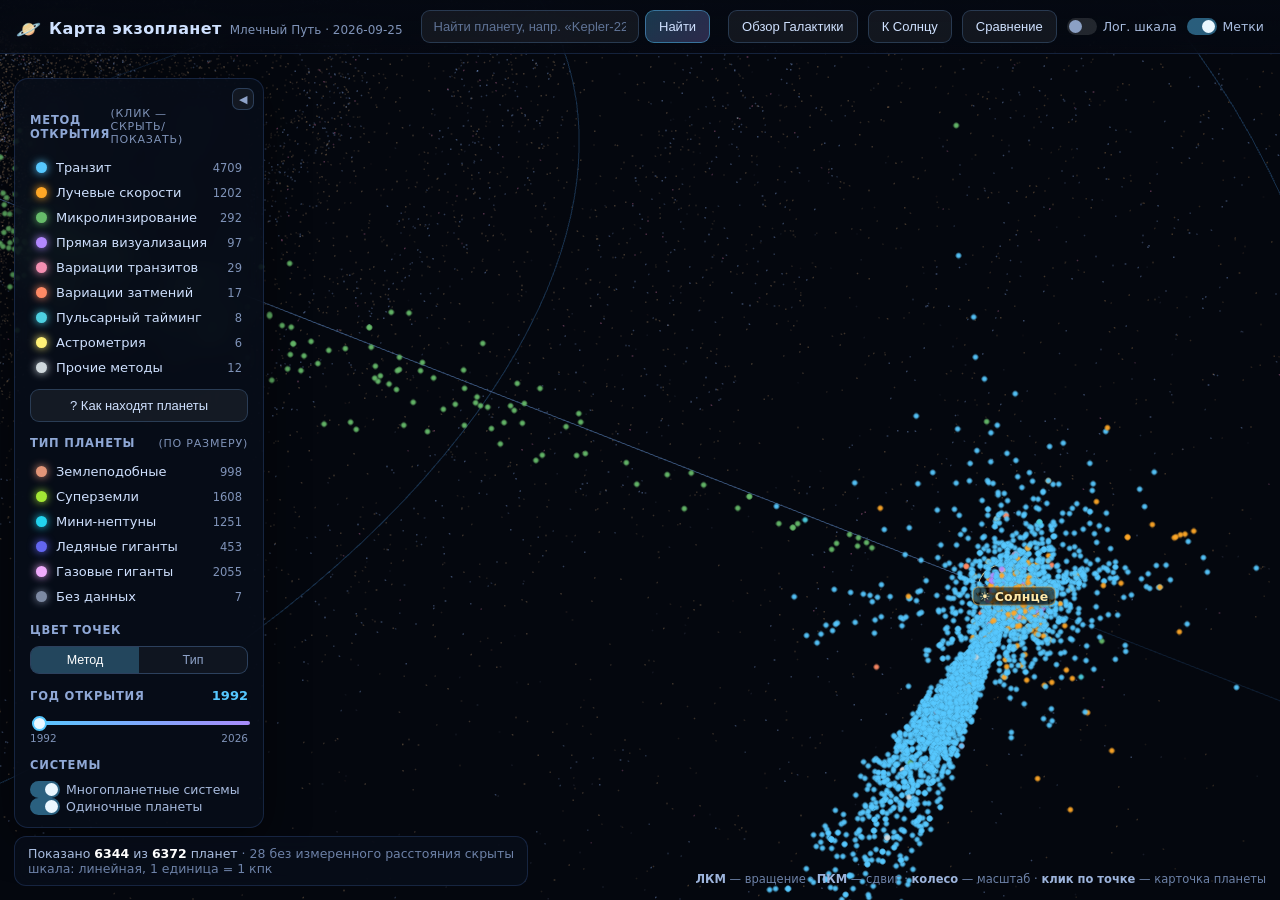
<file: index.html>
<!DOCTYPE html>
<html lang="ru">
<head>
<meta charset="utf-8">
<meta name="viewport" content="width=device-width, initial-scale=1">
<title>Карта экзопланет Галактики — NASA Exoplanet Archive</title>
<link rel="stylesheet" href="styles.css">
</head>
<body>

<!-- 3D-сцена -->
<div id="scene"></div>

<!-- Верхняя панель -->
<header id="topbar">
  <div class="brand">
    <span class="logo">🪐</span>
    <span class="title">Карта экзопланет</span>
    <span class="subtitle">Млечный Путь · <span id="dataDate"></span></span>
  </div>

  <div class="search">
    <input id="searchInput" list="planetList" type="text" autocomplete="off"
           placeholder="Найти планету, напр. «Kepler-22 b»">
    <datalist id="planetList"></datalist>
    <button id="btnSearch" class="btn accent">Найти</button>
  </div>

  <div class="tools">
    <button id="btnGalaxyView" class="btn">Обзор Галактики</button>
    <button id="btnSunView" class="btn">К Солнцу</button>
    <button id="btnCompare" class="btn" title="Сравнение: положение орбиты относительно зоны обитаемости, размер и масса в единицах Земли">Сравнение</button>
    <label class="chk" title="Логарифмическая шкала расстояний: окрестность Солнца раздвигается">
      <input type="checkbox" id="chLog"><i></i>Лог. шкала</label>
    <label class="chk" title="Подписи ближайших планет при приближении">
      <input type="checkbox" id="chLabels" checked><i></i>Метки</label>
  </div>
</header>

<!-- Легенда и фильтры -->
<aside id="legend">
  <button id="legendFold" class="lg-fold" title="Свернуть панель, чтобы ничего не закрывала">◀</button>
  <h3>Метод открытия <span class="muted">(клик — скрыть/показать)</span></h3>
  <div id="legendItems"></div>
  <button id="btnMethodHelp" class="btn mh-btn"
          title="Как работают методы открытия экзопланет">? Как находят планеты</button>

  <h3>Тип планеты <span class="muted">(по размеру)</span></h3>
  <div id="typeItems"></div>

  <h3>Цвет точек</h3>
  <div class="seg" id="colorMode">
    <button class="on" data-cm="method">Метод</button>
    <button data-cm="type">Тип</button>
  </div>

  <h3>Год открытия <span class="year" id="yearValue">1992</span></h3>
  <input type="range" id="yearRange" min="1992" max="2026" value="1992" step="1">
  <div class="scale-labels"><span id="yearMin">1992</span><span id="yearMax">2026</span></div>

  <h3>Системы</h3>
  <label class="chk"><input type="checkbox" id="chMulti" checked><i></i>Многопланетные системы</label>
  <label class="chk"><input type="checkbox" id="chSingle" checked><i></i>Одиночные планеты</label>
</aside>

<!-- Возврат панели фильтров, когда она свёрнута -->
<button id="legendShow" class="btn" title="Показать панель фильтров">☰ Фильтры</button>

<!-- Статистика -->
<div id="stats"></div>

<!-- Подсказка по управлению -->
<div id="hint">
  <b>ЛКМ</b> — вращение · <b>ПКМ</b> — сдвиг · <b>колесо</b> — масштаб ·
  <b>клик по точке</b> — карточка планеты
</div>

<!-- Всплывающая подсказка при наведении -->
<div id="tooltip" class="hidden"></div>

<!-- Карточка планеты -->
<div id="popup" class="hidden" role="dialog" aria-modal="false">
  <button id="popupClose" class="popup-close" title="Закрыть">✕</button>
  <div id="popupBody"></div>
</div>

<!-- Справка: методы открытия экзопланет -->
<div id="methodHelp" class="hidden" role="dialog" aria-label="Методы открытия экзопланет">
  <div class="mh-card">
    <div class="mh-head">
      <div class="mh-title">Как находят экзопланеты</div>
      <button id="mhClose" class="btn" title="Закрыть справку">✕ Закрыть</button>
    </div>

    <p class="mh-intro">Планету почти никогда не видят в телескоп напрямую: она мала, а блеск
      звезды её полностью «гасит». Вместо этого ищут <b>косвенные признаки</b> — как планета
      меняет свет и движение своей звезды. Цвет точки в легенде и в карточке планеты
      показывает метод, которым её открыли.</p>

    <div class="mh-list" id="mhList"></div>

    <div class="mh-foot">Открыто <b id="mhTotal">—</b> · данные:
      <a target="_blank" rel="noopener" href="https://exoplanetarchive.ipac.caltech.edu/">NASA
      Exoplanet Archive</a> (таблица PSCompPars). Метод указан в карточке каждой планеты.</div>
  </div>
</div>

<!-- Вид «Сравнение»: орбита и размер относительно зоны обитаемости -->
<div id="compare" class="hidden">
  <div class="cmp-head">
    <div class="cmp-title">Орбита и размер относительно зоны обитаемости
      <span class="muted" id="cmpCount"></span></div>
    <div class="cmp-ctrl">
      <div class="seg" id="cmpSeg">
        <button class="on" data-ym="r">Радиус, R⊕</button>
        <button data-ym="m">Масса, M⊕</button>
      </div>
      <label class="chk"><input type="checkbox" id="chHzOnly"><i></i>Только в зоне</label>
      <button id="btnCmpHelp" class="btn" title="Что означают радиус и масса: единицы, ориентиры, пороги типов">? Справка</button>
      <button id="btnCmpClose" class="btn">Закрыть</button>
    </div>
  </div>
  <div class="cmp-canvas">
    <canvas id="cmpCanvas"></canvas>
    <div id="cmpTip" class="hidden"></div>

    <!-- Справка по осям Y: радиус и масса -->
    <div id="cmpHelp" class="hidden">
      <div class="hp-title">Радиус и масса на этом графике</div>

      <div class="hp-sec">
        <div class="hp-h">Единицы и шкала</div>
        <p><b>R⊕</b> — радиус Земли: 6371 км (диаметр 12 742 км).<br>
           <b>M⊕</b> — масса Земли: 5,97·10²⁴ кг ≈ 1/318 массы Юпитера.</p>
        <p>Шкала по вертикали <b>логарифмическая</b>: одна линия сетки — это ×10,
           поэтому одинаковые расстояния означают одинаковые <i>отношения</i> величин.
           Белый пунктир — уровень Земли (1 R⊕ / 1 M⊕).</p>
      </div>

      <div class="hp-sec">
        <div class="hp-h">Ориентиры</div>
        <table class="hp-table">
          <tr><th>Планета</th><th>Радиус, R⊕</th><th>Масса, M⊕</th></tr>
          <tr><td>Марс</td><td>0,53</td><td>0,11</td></tr>
          <tr class="earth"><td>Земля</td><td>1</td><td>1</td></tr>
          <tr><td>Нептун</td><td>3,9</td><td>17</td></tr>
          <tr><td>Сатурн</td><td>9,1</td><td>95</td></tr>
          <tr><td>Юпитер</td><td>11,2</td><td>318</td></tr>
        </table>
      </div>

      <div class="hp-sec">
        <div class="hp-h">Типы планет — пороги по радиусу</div>
        <div class="hp-types">
          <span><i style="background:#e29578"></i>&lt; 1,5 — землеподобные</span>
          <span><i style="background:#a3e635"></i>1,5 – 2,5 — суперземли</span>
          <span><i style="background:#22d3ee"></i>2,5 – 4 — мини-нептуны</span>
          <span><i style="background:#6366f1"></i>4 – 8 — ледяные гиганты</span>
          <span><i style="background:#f0abfc"></i>≥ 8 — газовые гиганты</span>
        </div>
        <p>Пунктиром цвета на графике показаны эти пороги (только в режиме «Радиус»).
           Если радиус не измерен, тип определяется по массе: &lt; 2, &lt; 10, &lt; 50,
           &lt; 300, ≥ 300 M⊕.</p>
      </div>

      <div class="hp-sec">
        <div class="hp-h">Откуда данные</div>
        <p>Радиусы получают в основном <b>транзитным</b> методом — по глубине затмения
           диска звезды. Массы — по <b>лучевым скоростям</b> звезды и вариантам
           времени транзитов; у части планет масса пересчитана из M♃ (×317,8).</p>
        <p>Планеты без измеренного радиуса (в режиме «Радиус») или массы
           (в режиме «Масса») на график не выводятся — они учтены в счётчике
           в заголовке.</p>
      </div>

      <div class="hp-sec">
        <div class="hp-h">Ось X</div>
        <p><b>0</b> — внутренняя граница зоны обитаемости, <b>1</b> — внешняя
           (зелёная полоса). Слева от полосы — «горячее», справа — «холоднее».
           <b>Клик по точке</b> — карточка планеты.</p>
      </div>
    </div>
  </div>
  <div class="cmp-foot">
    Ось X: <b>0</b> — внутренняя граница зоны обитаемости, <b>1</b> — внешняя граница
    (в лог. шкале, так разные звёзды сведены к одной шкале) ·
    Ось Y: в единицах Земли, лог. шкала, пунктир — уровень Земли ·
    зелёная полоса — зона обитаемости · <b>клик по точке</b> — карточка
  </div>
</div>

<!-- Подписи на карте -->
<div id="labelLayer">
  <div class="maplabel special sun" id="sunLabel">☀️ Солнце</div>
  <div class="maplabel special gc" id="gcLabel">★ Центр Галактики</div>
</div>

<!-- Загрузка -->
<div id="loader"><div class="spinner"></div><div>Загрузка карты Галактики…</div></div>

<script src="lib/three.min.js"></script>
<script src="lib/OrbitControls.js"></script>
<script src="js/data.js"></script>
<script src="js/galaxy.js"></script>
<script src="js/app.js"></script>
</body>
</html>
</file>
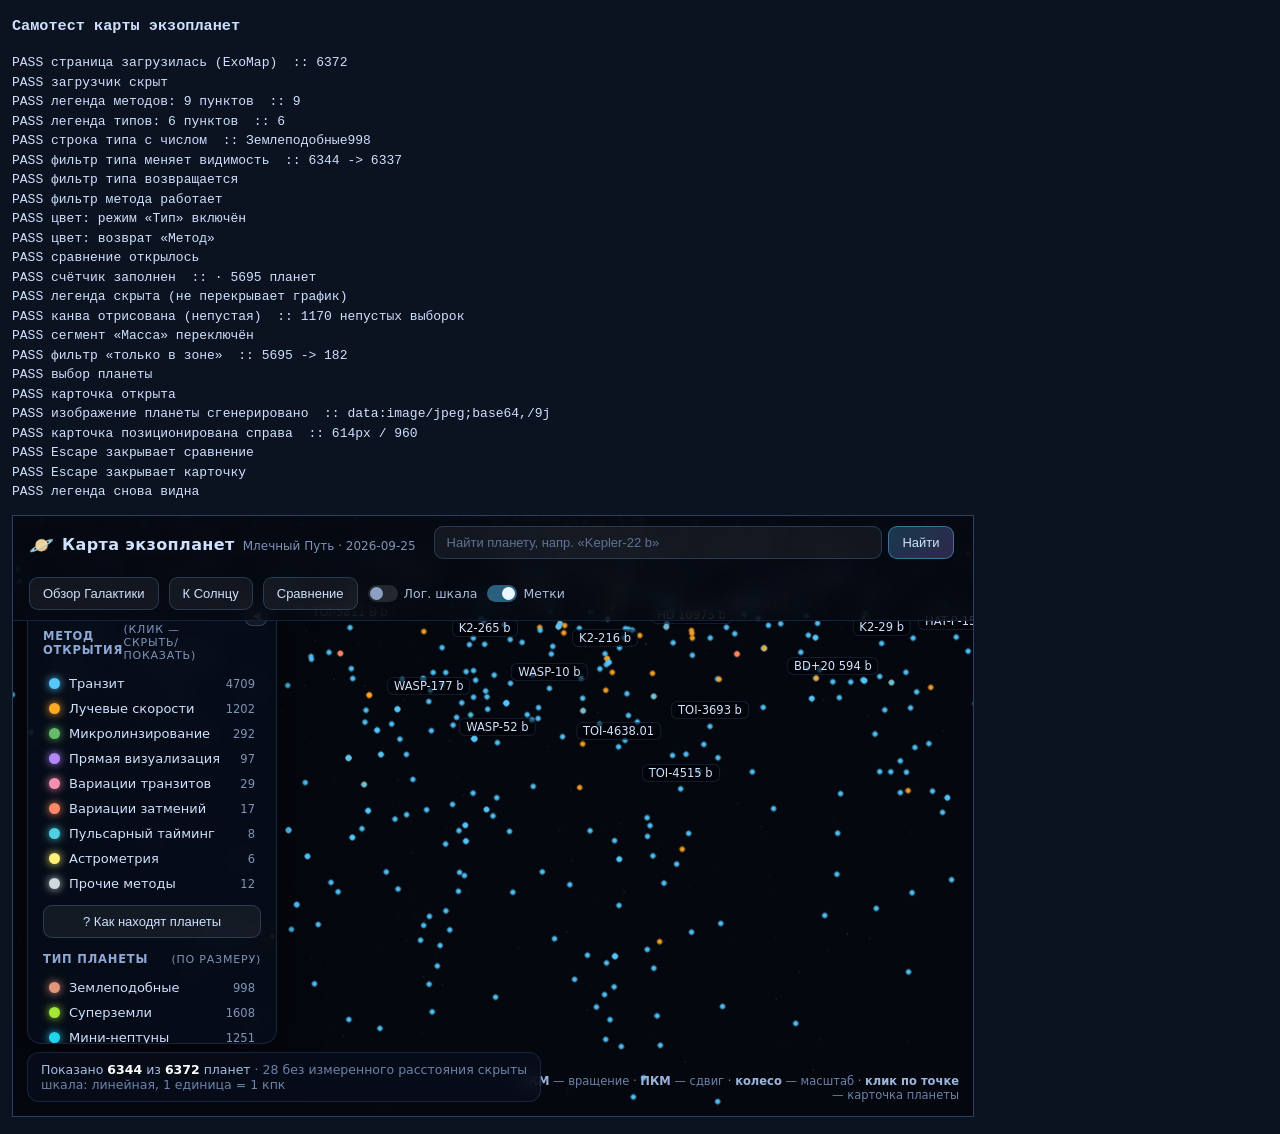
<file: tools/selftest.html>
<!DOCTYPE html>
<html lang="ru">
<head>
<meta charset="utf-8">
<title>selftest</title>
<style>
  body{font:13px/1.5 Consolas,monospace;background:#0b1220;color:#cfe0ff;margin:12px}
  iframe{width:960px;height:600px;border:1px solid #2a3f63}
  #out{white-space:pre-wrap}
</style>
</head>
<body>
<h3>Самотест карты экзопланет</h3>
<pre id="out">выполняется…</pre>
<iframe id="f" src="/index.html" width="960" height="600"></iframe>

<script>
var R = [];
function ok(name, cond, extra) {
  R.push((cond ? 'PASS ' : 'FAIL ') + name + (extra !== undefined ? '  :: ' + extra : ''));
}

/* Цикл рендера держит виртуальное время headless-браузера «в ритме» реального,
   иначе бюджет истечёт до загрузки iframe и тест выполнится слишком рано. */
(function spin() { requestAnimationFrame(spin); })();

setTimeout(function tryStart() {
  try {
    var f = document.getElementById('f'), w = f.contentWindow, d = f.contentWindow.document;
    if (!(w.ExoMap && w.ExoMap.planetCount > 5000)) { setTimeout(tryStart, 300); return; }

    ok('страница загрузилась (ExoMap)', !!(w.ExoMap && w.ExoMap.planetCount > 5000),
       w.ExoMap ? w.ExoMap.planetCount : 'нет ExoMap');
    ok('загрузчик скрыт', d.getElementById('loader').classList.contains('done'));

    /* --- легенда методов и типов --- */
    var li = d.getElementById('legendItems').children;
    ok('легенда методов: 9 пунктов', li.length === 9, li.length);
    var ti = d.getElementById('typeItems').children;
    ok('легенда типов: 6 пунктов', ti.length === 6, ti.length);
    ok('строка типа с числом', /\d/.test(ti[0].textContent), ti[0].textContent);

    var before = w.ExoMap.stats().visible;
    ti[5].click();
    var after = w.ExoMap.stats().visible;
    ok('фильтр типа меняет видимость', after !== before, before + ' -> ' + after);
    ti[5].click();
    ok('фильтр типа возвращается', w.ExoMap.stats().visible === before);

    var mBefore = w.ExoMap.stats().visible;
    li[0].click();
    ok('фильтр метода работает', w.ExoMap.stats().visible !== mBefore);
    li[0].click();

    /* --- цвет точек --- */
    var cm = d.getElementById('colorMode');
    cm.children[1].click();
    ok('цвет: режим «Тип» включён',
       cm.children[1].classList.contains('on') && !cm.children[0].classList.contains('on'));
    cm.children[0].click();
    ok('цвет: возврат «Метод»', cm.children[0].classList.contains('on'));

    /* --- вид «Сравнение» --- */
    d.getElementById('btnCompare').click();
    var cmp = d.getElementById('compare');
    ok('сравнение открылось', !cmp.classList.contains('hidden'));
    var cnt = d.getElementById('cmpCount').textContent;
    ok('счётчик заполнен', /планет/.test(cnt), cnt);
    ok('легенда скрыта (не перекрывает график)',
       w.getComputedStyle(d.getElementById('legend')).display === 'none');

    var cv = d.getElementById('cmpCanvas');
    var ctx = cv.getContext('2d');
    var px = ctx.getImageData(0, 0, cv.width, cv.height).data;
    var nz = 0;
    for (var i = 3; i < px.length; i += 400) if (px[i] > 0) nz++;
    ok('канва отрисована (непустая)', nz > 100, nz + ' непустых выборок');

    d.getElementById('cmpSeg').children[1].click();
    ok('сегмент «Масса» переключён', d.getElementById('cmpSeg').children[1].classList.contains('on'));
    d.getElementById('cmpSeg').children[0].click();

    var hz = d.getElementById('chHzOnly');
    hz.checked = true;
    hz.dispatchEvent(new w.Event('change'));
    var cntHz = d.getElementById('cmpCount').textContent;
    var n0 = parseInt(cnt.replace(/\D+/g, ''), 10), n1 = parseInt(cntHz.replace(/\D+/g, ''), 10);
    ok('фильтр «только в зоне»', n1 > 0 && n1 <= n0, n0 + ' -> ' + n1);
    hz.checked = false;
    hz.dispatchEvent(new w.Event('change'));

    /* --- карточка + изображение --- */
    ok('выбор планеты', w.ExoMap.select('HAT-P-8 b'));
    var pop = d.getElementById('popup');
    ok('карточка открыта', !pop.classList.contains('hidden'));
    var pimg = pop.querySelector('.pimg img');
    ok('изображение планеты сгенерировано',
       !!(pimg && pimg.src.indexOf('data:image/jpeg') === 0),
       pimg ? pimg.src.slice(0, 26) : 'нет .pimg img');

    /* позиция карточки и Escape — после кадра анимации (updatePopupPos в animate) */
    setTimeout(function () {
      try {
        ok('карточка позиционирована справа', parseInt(pop.style.left, 10) >= w.innerWidth - 420,
           pop.style.left + ' / ' + w.innerWidth);

        w.dispatchEvent(new w.KeyboardEvent('keydown', { key: 'Escape' }));
        ok('Escape закрывает сравнение', cmp.classList.contains('hidden'));
        w.dispatchEvent(new w.KeyboardEvent('keydown', { key: 'Escape' }));
        ok('Escape закрывает карточку', pop.classList.contains('hidden'));
        ok('легенда снова видна',
           w.getComputedStyle(d.getElementById('legend')).display !== 'none');
      } catch (e) {
        ok('ИСКЛЮЧЕНИЕ (часть 2)', false, (e && e.message) + ' | ' + (e && e.stack));
      }
      finish();
    }, 400);
    return;

  } catch (e) {
    ok('ИСКЛЮЧЕНИЕ', false, (e && e.message) + ' | ' + (e && e.stack));
  }
  finish();

  function finish() {
    R.forEach(function (l) { console.log('SELFTEST ' + l); });
    document.getElementById('out').textContent = R.join('\n');
    var fails = R.filter(function (l) { return l.indexOf('FAIL') === 0; }).length;
    document.title = 'SELFTEST DONE fails=' + fails;
  }
}, 2500);
</script>
</body>
</html>
</file>
<file: styles.css>
/* ============================================================
   Карта экзопланет Галактики — стили интерфейса
   ============================================================ */
:root{
  --bg:#04070e;
  --panel:rgba(8,14,26,.82);
  --panel-border:rgba(94,150,255,.18);
  --text:#cfe1ff;
  --muted:#7f93b8;
  --accent:#56c8ff;
  --accent2:#a78bfa;
  --shadow:0 10px 40px rgba(0,0,0,.55);
}

*{box-sizing:border-box}
html,body{height:100%}
body{
  margin:0; overflow:hidden; background:var(--bg); color:var(--text);
  font-family:"Segoe UI",system-ui,-apple-system,Roboto,"Helvetica Neue",Arial,sans-serif;
  font-size:14px; -webkit-font-smoothing:antialiased;
}
canvas{display:block}
.muted{color:var(--muted);font-weight:400;font-size:11px}

#scene{position:fixed;inset:0;z-index:0}

/* ---------- верхняя панель ---------- */
#topbar{
  position:fixed;top:0;left:0;right:0;z-index:30;
  display:flex;align-items:center;gap:18px;flex-wrap:wrap;
  padding:10px 16px;
  background:linear-gradient(180deg,rgba(5,9,18,.95),rgba(5,9,18,.72));
  border-bottom:1px solid var(--panel-border);
  backdrop-filter:blur(10px);
}
.brand{display:flex;align-items:baseline;gap:8px;white-space:nowrap}
.brand .logo{font-size:20px;transform:translateY(2px)}
.brand .title{font-weight:700;letter-spacing:.4px;font-size:16px}
.brand .subtitle{color:var(--muted);font-size:12px}

.search{display:flex;gap:6px;flex:1;min-width:260px;max-width:520px}
.search input{
  flex:1;padding:8px 12px;border-radius:9px;color:var(--text);
  background:rgba(255,255,255,.06);border:1px solid rgba(120,180,255,.22);
  outline:none;font-size:13px;
}
.search input::placeholder{color:#5f7396}
.search input:focus{border-color:var(--accent);box-shadow:0 0 0 3px rgba(86,200,255,.15)}

.btn{
  padding:8px 13px;border-radius:9px;cursor:pointer;font-size:13px;
  color:var(--text);background:rgba(255,255,255,.06);
  border:1px solid rgba(120,180,255,.22);transition:.15s;white-space:nowrap;
}
.btn:hover{background:rgba(86,200,255,.16);border-color:var(--accent);color:#fff}
.btn.accent{background:linear-gradient(135deg,rgba(86,200,255,.25),rgba(167,139,250,.25));border-color:rgba(86,200,255,.45)}
.btn.accent:hover{background:linear-gradient(135deg,rgba(86,200,255,.4),rgba(167,139,250,.4))}

.tools{display:flex;align-items:center;gap:10px;flex-wrap:wrap}
.chk{display:flex;align-items:center;gap:6px;cursor:pointer;font-size:12.5px;color:#a9bde0;user-select:none}
.chk input{display:none}
.chk i{
  width:30px;height:17px;border-radius:9px;background:rgba(255,255,255,.12);
  position:relative;transition:.18s;flex:none;
}
.chk i::after{
  content:"";position:absolute;top:2px;left:2px;width:13px;height:13px;border-radius:50%;
  background:#8ba0c4;transition:.18s;
}
.chk input:checked + i{background:rgba(86,200,255,.45)}
.chk input:checked + i::after{left:15px;background:#eaf7ff}
.chk:hover{color:#dbe7ff}

/* ---------- легенда ---------- */
#legend{
  position:fixed;left:14px;top:78px;z-index:20;width:250px;
  background:var(--panel);border:1px solid var(--panel-border);
  border-radius:14px;padding:14px 15px;backdrop-filter:blur(12px);
  box-shadow:var(--shadow);
  /* не доходит до блока статистики внизу и не вылезает за экран */
  max-height:calc(100vh - 150px);
  overflow-y:auto;overscroll-behavior:contain;scrollbar-width:thin;
  scrollbar-color:rgba(120,180,255,.28) transparent;
  transition:transform .22s ease,opacity .22s ease;
}
#legend::-webkit-scrollbar{width:8px}
#legend::-webkit-scrollbar-thumb{background:rgba(120,180,255,.28);border-radius:4px}
#legend::-webkit-scrollbar-track{background:transparent}
#legend.hide{transform:translateX(calc(-100% - 20px));opacity:0;pointer-events:none}
#legend h3:first-of-type{padding-right:26px}
.lg-fold{
  position:absolute;top:9px;right:9px;width:22px;height:22px;border-radius:7px;
  border:1px solid rgba(120,180,255,.25);background:rgba(255,255,255,.05);
  color:#8ea3c9;cursor:pointer;font-size:11px;line-height:1;transition:.15s;
}
.lg-fold:hover{background:rgba(86,200,255,.18);color:#fff;border-color:var(--accent)}
#legendShow{
  position:fixed;left:14px;top:78px;z-index:21;display:none;
  background:var(--panel);backdrop-filter:blur(10px);box-shadow:var(--shadow);
}
#legendShow.on{display:block}
#legend h3{
  margin:0 0 9px;font-size:11.5px;text-transform:uppercase;letter-spacing:.8px;
  color:#8fa8d6;font-weight:600;display:flex;justify-content:space-between;align-items:center;
}
#legend h3:not(:first-child){margin-top:14px}
#legend h3 .year{color:var(--accent);font-size:13px;letter-spacing:0}
.lg-item{
  display:flex;align-items:center;gap:9px;padding:5px 6px;border-radius:8px;
  cursor:pointer;transition:.13s;font-size:13px;
}
.lg-item:hover{background:rgba(255,255,255,.06)}
.lg-item .dot{width:11px;height:11px;border-radius:50%;flex:none;box-shadow:0 0 8px currentColor}
.lg-item .name{flex:1;overflow:hidden;text-overflow:ellipsis;white-space:nowrap}
.lg-item .cnt{color:var(--muted);font-size:11.5px;font-variant-numeric:tabular-nums}
.lg-item.off{opacity:.35}
.lg-item.off .name{text-decoration:line-through}

input[type=range]{
  width:100%;-webkit-appearance:none;appearance:none;height:4px;border-radius:3px;
  background:linear-gradient(90deg,var(--accent),var(--accent2));outline:none;
}
input[type=range]::-webkit-slider-thumb{
  -webkit-appearance:none;width:15px;height:15px;border-radius:50%;
  background:#eaf7ff;border:2px solid var(--accent);cursor:pointer;
}
input[type=range]::-moz-range-thumb{
  width:13px;height:13px;border-radius:50%;background:#eaf7ff;border:2px solid var(--accent);cursor:pointer;
}
.scale-labels{display:flex;justify-content:space-between;color:var(--muted);font-size:10.5px;margin-top:4px}

/* ---------- сегментированные переключатели ---------- */
.seg{
  display:inline-flex;border:1px solid rgba(120,180,255,.28);border-radius:9px;
  overflow:hidden;background:rgba(255,255,255,.04);
}
.seg button{
  padding:6px 12px;border:none;background:transparent;color:#8ea3c9;
  font-size:12.5px;cursor:pointer;transition:.15s;
}
.seg button:hover{color:#dbe7ff;background:rgba(255,255,255,.06)}
.seg button.on{background:rgba(86,200,255,.28);color:#fff}
#colorMode{width:100%}
#colorMode button{flex:1}

/* ---------- карточка: фото планеты ---------- */
.pimg{
  margin:-2px 0 10px;border-radius:11px;overflow:hidden;
  background:rgba(255,255,255,.04);border:1px solid rgba(120,180,255,.16);
  min-height:0;
}
.pimg:empty{display:none}
.pimg .pimg-load{
  display:flex;align-items:center;justify-content:center;height:84px;
  color:#6d82a8;font-size:12px;gap:8px;
}
.pimg .pimg-none{
  padding:8px 10px;color:#6d82a8;font-size:11.5px;text-align:center;
}
.pimg img{display:block;width:100%;max-height:190px;object-fit:cover}
.pimg .pimg-cap{
  padding:4px 8px;font-size:10.5px;color:#66799c;background:rgba(4,8,16,.72);
}
.pimg .pimg-cap a{color:#7fb6ff;text-decoration:none}

/* ---------- вид «Сравнение» ---------- */
#compare{
  position:fixed;inset:0;z-index:15;padding-top:54px;
  display:flex;flex-direction:column;
  background:rgba(4,7,14,.965);backdrop-filter:blur(6px);
  animation:cmpIn .2s ease-out;
}
@keyframes cmpIn{from{opacity:0}to{opacity:1}}
#compare.hidden{display:none}
/* полноэкранный вид: панели карты прячутся, остаётся только шапка */
body.cmp-open #legend,
body.cmp-open #stats,
body.cmp-open #hint,
body.cmp-open #labelLayer{display:none}
.cmp-head{
  display:flex;align-items:center;justify-content:space-between;gap:14px;flex-wrap:wrap;
  padding:10px 18px 8px;
}
.cmp-title{font-size:15px;font-weight:600;color:#fff}
.cmp-title .muted{font-weight:400;font-size:12px;margin-left:8px}
.cmp-ctrl{display:flex;align-items:center;gap:12px;flex-wrap:wrap}
.cmp-canvas{position:relative;flex:1;min-height:0;margin:0 12px}
.cmp-canvas canvas{position:absolute;inset:0;width:100%;height:100%}
#cmpTip{
  position:absolute;z-index:5;pointer-events:none;transform:translate(14px,-50%);
  background:rgba(6,11,22,.96);border:1px solid rgba(86,200,255,.45);
  border-radius:9px;padding:7px 11px;font-size:12.5px;white-space:nowrap;
  box-shadow:0 6px 22px rgba(0,0,0,.65);
}
#cmpTip .t-name{font-weight:600;color:#fff}
#cmpTip .t-row{color:#a9bde0;font-size:11.5px;margin-top:2px}
#cmpTip .t-hz{color:#6ee7a0}
#cmpTip .t-hot{color:#ff9d7a}
#cmpTip .t-cold{color:#8fb8ff}
#cmpTip.hidden{display:none}

/* ---------- справка в виде «Сравнение» ---------- */
#cmpHelp{
  position:absolute;top:12px;right:12px;z-index:6;
  width:352px;max-width:calc(100% - 24px);
  max-height:calc(100% - 24px);overflow-y:auto;overscroll-behavior:contain;
  scrollbar-width:thin;scrollbar-color:rgba(120,180,255,.28) transparent;
  background:rgba(7,12,24,.96);border:1px solid rgba(86,200,255,.38);
  border-radius:14px;padding:14px 16px 15px;backdrop-filter:blur(14px);
  box-shadow:0 14px 44px rgba(0,0,0,.62);
  animation:cmpHelpIn .18s ease-out;
}
@keyframes cmpHelpIn{from{opacity:0;transform:translateY(-8px)}to{opacity:1;transform:none}}
#cmpHelp.hidden{display:none}
#cmpHelp::-webkit-scrollbar{width:8px}
#cmpHelp::-webkit-scrollbar-thumb{background:rgba(120,180,255,.28);border-radius:4px}
#cmpHelp::-webkit-scrollbar-track{background:transparent}
.hp-title{font-size:14px;font-weight:600;color:#fff;margin:0 0 10px}
.hp-sec{padding-top:11px;margin-top:11px;border-top:1px dashed rgba(127,155,208,.3)}
.hp-sec:first-of-type{padding-top:0;margin-top:0;border-top:none}
.hp-h{
  font-size:10.5px;letter-spacing:1px;text-transform:uppercase;color:#7f9bd0;
  font-weight:600;margin-bottom:6px;
}
#cmpHelp p{margin:6px 0 0;font-size:12.5px;line-height:1.55;color:#a9bde0}
#cmpHelp p:first-of-type{margin-top:0}
#cmpHelp b{color:#eaf3ff}
.hp-table{
  width:100%;border-collapse:collapse;font-size:12.5px;
  font-variant-numeric:tabular-nums;
}
.hp-table th{
  font-size:10.5px;text-transform:uppercase;letter-spacing:.5px;color:#7f9bd0;
  font-weight:600;text-align:right;padding:0 6px 5px;
}
.hp-table th:first-child{text-align:left}
.hp-table td{
  padding:4px 6px;color:#cfe1ff;text-align:right;
  border-top:1px solid rgba(127,155,208,.16);
}
.hp-table td:first-child{text-align:left;color:#8ea3c9}
.hp-table tr.earth td{color:#ffd54f;font-weight:600;background:rgba(255,213,79,.07)}
.hp-types{display:flex;flex-direction:column;gap:5px;margin-bottom:6px}
.hp-types span{display:flex;align-items:center;gap:8px;font-size:12.5px;color:#a9bde0}
.hp-types i{
  width:11px;height:11px;border-radius:50%;flex:none;
  box-shadow:0 0 7px currentColor;
}
.cmp-foot{
  padding:8px 18px 12px;font-size:11.5px;color:#6d82a8;line-height:1.55;
}
.cmp-foot b{color:#9db4dc}

/* ---------- справка о методах открытия ---------- */
.mh-btn{width:100%;margin-top:9px;text-align:center;justify-content:center}
#methodHelp{
  position:fixed;inset:0;z-index:60;display:flex;align-items:center;justify-content:center;
  padding:74px 16px 22px;background:rgba(3,6,14,.72);backdrop-filter:blur(6px);
}
#methodHelp.hidden{display:none}
.mh-card{
  width:min(780px,100%);max-height:100%;overflow-y:auto;overscroll-behavior:contain;
  scrollbar-width:thin;scrollbar-color:rgba(120,180,255,.28) transparent;
  background:var(--panel);border:1px solid var(--panel-border);border-radius:16px;
  padding:20px 22px 18px;box-shadow:0 26px 74px rgba(0,0,0,.72);
  animation:mhIn .2s ease-out;
}
.mh-card::-webkit-scrollbar{width:8px}
.mh-card::-webkit-scrollbar-thumb{background:rgba(120,180,255,.28);border-radius:4px}
.mh-card::-webkit-scrollbar-track{background:transparent}
@keyframes mhIn{from{opacity:0;transform:translateY(12px) scale(.985)}to{opacity:1;transform:none}}
.mh-head{display:flex;justify-content:space-between;align-items:flex-start;gap:14px}
.mh-title{font-size:19px;font-weight:600;color:#fff;line-height:1.25}
.mh-intro{margin:10px 0 15px;font-size:13px;line-height:1.62;color:#a9bde0}
.mh-intro b{color:#eaf3ff}
.mh-item{padding:13px 0;border-top:1px dashed rgba(127,155,208,.25)}
.mh-item:first-child{padding-top:0;border-top:none}
.mh-row{display:flex;align-items:center;gap:9px}
.mh-row .dot{width:11px;height:11px;border-radius:50%;flex:none;box-shadow:0 0 8px currentColor}
.mh-name{font-size:14.5px;font-weight:600;color:#fff}
.mh-en{font-size:11.5px;color:#5f7396;overflow:hidden;text-overflow:ellipsis;white-space:nowrap}
.mh-cnt{
  margin-left:auto;font-size:12px;color:#9db4dc;font-variant-numeric:tabular-nums;flex:none;
}
.mh-bar{
  height:5px;border-radius:3px;background:rgba(255,255,255,.06);
  margin:8px 0 9px;overflow:hidden;
}
.mh-bar i{display:block;height:100%;border-radius:3px;opacity:.8}
.mh-item p{margin:5px 0 0;font-size:12.8px;line-height:1.6;color:#a9bde0}
.mh-item p b{color:#eaf3ff}
.mh-note{color:#6d82a8!important}
.mh-ex{color:#8ea3c9!important}
.mh-ex b{color:#8ea3c9!important;font-weight:600}
.mh-foot{
  margin-top:15px;padding-top:12px;border-top:1px solid rgba(127,155,208,.2);
  font-size:11.5px;line-height:1.55;color:#6d82a8;
}
.mh-foot b{color:#9db4dc;font-variant-numeric:tabular-nums}
.mh-foot a{color:var(--accent);text-decoration:none}
.mh-foot a:hover{text-decoration:underline}

/* ---------- статистика / подсказка ---------- */
#stats{
  position:fixed;left:14px;bottom:14px;z-index:20;
  background:var(--panel);border:1px solid var(--panel-border);border-radius:12px;
  padding:9px 13px;font-size:12.5px;color:#a9bde0;backdrop-filter:blur(10px);
}
#stats b{color:#fff;font-variant-numeric:tabular-nums}
#hint{
  position:fixed;right:14px;bottom:14px;z-index:15;max-width:46vw;
  color:#6d82a8;font-size:11.5px;text-align:right;pointer-events:none;
}
#hint b{color:#9db4dc}

/* ---------- подсказка при наведении ---------- */
#tooltip{
  position:fixed;z-index:40;pointer-events:none;transform:translate(12px,-50%);
  background:rgba(6,11,22,.94);border:1px solid rgba(86,200,255,.4);
  border-radius:8px;padding:5px 10px;font-size:12.5px;white-space:nowrap;
  box-shadow:0 6px 22px rgba(0,0,0,.6);
}
#tooltip .d{color:var(--muted);font-size:11px;margin-left:6px}
#tooltip.hidden{display:none}

/* ---------- карточка планеты ---------- */
#popup{
  position:fixed;z-index:35;width:330px;max-height:74vh;overflow:auto;
  background:rgba(7,12,24,.95);border:1px solid rgba(86,200,255,.35);
  border-radius:16px;padding:16px 17px 15px;box-shadow:var(--shadow);
  backdrop-filter:blur(14px);transform-origin:top left;
  animation:pop .18s ease-out;
}
@keyframes pop{from{opacity:0;transform:scale(.93) translateY(6px)}to{opacity:1;transform:none}}
#popup.hidden{display:none}
.popup-close{
  position:absolute;top:9px;right:10px;width:26px;height:26px;border-radius:50%;
  border:none;background:rgba(255,255,255,.07);color:#9fb4d8;cursor:pointer;font-size:13px;
}
.popup-close:hover{background:rgba(255,90,90,.3);color:#fff}
#popup h2{margin:0 30px 3px 0;font-size:19px;line-height:1.2;color:#fff}
#popup .host{color:var(--accent);font-size:12.5px;margin-bottom:10px}
.chips{display:flex;gap:6px;flex-wrap:wrap;margin:0 0 12px}
.chip{
  font-size:11px;padding:3px 9px;border-radius:20px;border:1px solid;
  display:inline-flex;align-items:center;gap:5px;
}
.chip .dot{width:7px;height:7px;border-radius:50%;background:currentColor}
.sec{margin-top:12px}
.sec-title{
  font-size:10.5px;letter-spacing:1px;text-transform:uppercase;color:#7f9bd0;
  border-bottom:1px dashed rgba(127,155,208,.3);padding-bottom:4px;margin-bottom:7px;
}
.kv{display:flex;justify-content:space-between;gap:12px;padding:3px 0;font-size:13px}
.kv .k{color:#8ea3c9;flex:none}
.kv .v{color:#eaf3ff;text-align:right;font-variant-numeric:tabular-nums}
.kv .v small{color:#8ea3c9}
.note{
  margin-top:11px;padding:8px 10px;border-radius:9px;font-size:12px;
  background:rgba(255,196,84,.12);border:1px solid rgba(255,196,84,.35);color:#ffd89a;
}
.actions{display:flex;gap:8px;margin-top:13px}
.actions .btn{flex:1;text-align:center;padding:8px 6px;font-size:12.5px;text-decoration:none}
.src{margin-top:11px;font-size:11px;color:#66799c;line-height:1.5}
.src a{color:#7fb6ff;text-decoration:none}
.src a:hover{text-decoration:underline}

/* ---------- подписи на карте ---------- */
#labelLayer{position:fixed;inset:0;z-index:10;pointer-events:none;overflow:hidden}
.maplabel{
  position:absolute;transform:translate(-50%,-50%);
  font-size:11.5px;color:#cfe1ff;text-shadow:0 0 6px #000,0 2px 6px #000;
  white-space:nowrap;background:rgba(4,8,16,.55);padding:1px 6px;border-radius:6px;
  border:1px solid rgba(120,180,255,.14);
}
.maplabel.special{font-size:12.5px;font-weight:600;border-color:rgba(255,255,255,.28)}
.maplabel.sun{color:#ffe9a8;border-color:rgba(255,210,120,.5);background:rgba(30,20,4,.6)}
.maplabel.gc{color:#d7c2ff;border-color:rgba(180,140,255,.45);background:rgba(18,10,32,.6)}
.maplabel.sel{color:#fff;border-color:var(--accent);background:rgba(8,26,44,.85)}

/* ---------- загрузка ---------- */
#loader{
  position:fixed;inset:0;z-index:60;display:flex;flex-direction:column;gap:16px;
  align-items:center;justify-content:center;background:#04070e;color:#8ea3c9;font-size:14px;
  transition:opacity .5s;
}
#loader.done{opacity:0;pointer-events:none}
.spinner{
  width:44px;height:44px;border-radius:50%;
  border:3px solid rgba(86,200,255,.18);border-top-color:var(--accent);
  animation:spin .9s linear infinite;
}
@keyframes spin{to{transform:rotate(360deg)}}

/* ---------- мобильные экраны ---------- */
@media (max-width:900px){
  #legend{display:none}
  #legendShow{display:none !important}
  #hint{display:none}
  .brand .subtitle{display:none}
  #topbar{gap:10px;padding:8px 10px}
  #popup{width:min(92vw,330px)}
}
</file>
